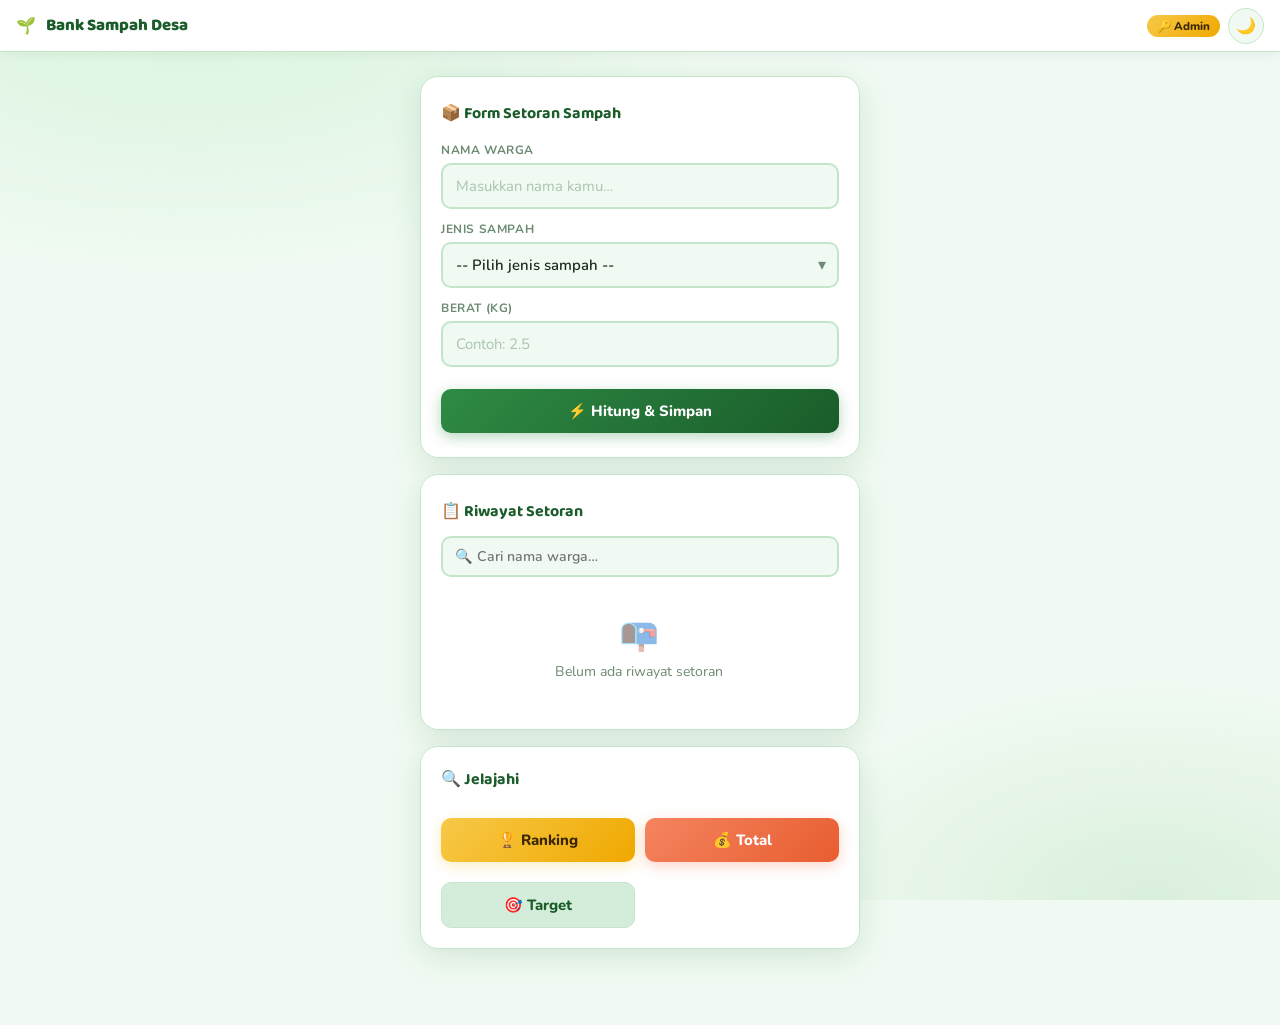
<file: index.html>
<!DOCTYPE html>
<html lang="id">
<head>
  <meta charset="UTF-8">
  <meta name="viewport" content="width=device-width, initial-scale=1.0">
  <title>Bank Sampah Desa</title>
  <link rel="stylesheet" href="style.css">
</head>
<body>

  <div class="topbar">
    <div class="topbar-left">
      <span>🌱</span>
      <span class="topbar-logo nama-desa">Bank Sampah Desa</span>
    </div>
    <div class="topbar-right">
      <button class="admin-badge" id="adminBadge" onclick="toggleAdmin()">🔑 Admin</button>
      <button class="btn-icon-round" id="darkModeBtn" title="Dark Mode">🌙</button>
      <button class="btn-icon-round admin-only" onclick="exportRiwayat()" title="Cetak / Export" style="display:none;">🖨️</button>
    </div>
  </div>

  <div class="page">

    <div class="card">
      <div class="card-title">📦 Form Setoran Sampah</div>
      <div class="field">
        <label>Nama Warga</label>
        <input type="text" id="nama" placeholder="Masukkan nama kamu…">
      </div>
      <div class="field">
        <label>Jenis Sampah</label>
        <div class="select-wrap">
          <select id="jenis">
            <option value="">-- Pilih jenis sampah --</option>
            <option value="2000">♻️ Plastik — Rp 2.000/kg</option>
            <option value="1000">📰 Kertas — Rp 1.000/kg</option>
            <option value="3000">🥫 Kaleng — Rp 3.000/kg</option>
          </select>
        </div>
      </div>
      <div class="field">
        <label>Berat (kg)</label>
        <input type="number" id="berat" placeholder="Contoh: 2.5" min="0" step="0.1">
      </div>
      <button class="btn btn-primary" onclick="hitungOtomatis()">⚡ Hitung & Simpan</button>
      <div class="result-box" id="hasil">
        <div class="result-name" id="hasil-nama"></div>
        <div class="result-amount" id="hasil-jumlah"></div>
        <div class="result-detail" id="hasil-detail"></div>
      </div>
    </div>

    <div class="card">
      <div style="display:flex;align-items:center;justify-content:space-between;margin-bottom:12px;">
        <div class="card-title" style="margin-bottom:0;">📋 Riwayat Setoran</div>
        <button class="btn btn-danger btn-sm admin-only" onclick="hapusRiwayat()" style="display:none;">🗑 Hapus Semua</button>
      </div>
      <div class="filter-bar">
        <input type="text" placeholder="🔍 Cari nama warga…" oninput="setFilter(this.value)">
      </div>
      <ul class="riwayat-list" id="riwayat"></ul>
    </div>

    <div class="card" style="padding:20px;">
      <div class="card-title">🔍 Jelajahi</div>
      <div class="btn-grid">
        <button class="btn btn-yellow" onclick="window.location.href='ranking.html'">🏆 Ranking</button>
        <button class="btn btn-orange" onclick="window.location.href='total.html'">💰 Total</button>
        <button class="btn btn-ghost" onclick="window.location.href='target.html'">🎯 Target</button>
        <button class="btn btn-danger admin-only" onclick="window.location.href='tarik.html'" style="display:none;">💸 Tarik Tunai</button>
      </div>
    </div>

  </div>

  <!-- PIN Modal -->
  <div class="modal-overlay" id="pin-modal">
    <div class="modal-box">
      <h3>🔑 Admin Login</h3>
      <p>Masukkan PIN 4 digit</p>
      <div class="pin-dots">
        <div class="pin-dot" id="dot-0"></div>
        <div class="pin-dot" id="dot-1"></div>
        <div class="pin-dot" id="dot-2"></div>
        <div class="pin-dot" id="dot-3"></div>
      </div>
      <div class="pin-error" id="pin-error"></div>
      <div class="pin-pad">
        <button class="pin-key" onclick="pinInput('1')">1</button>
        <button class="pin-key" onclick="pinInput('2')">2</button>
        <button class="pin-key" onclick="pinInput('3')">3</button>
        <button class="pin-key" onclick="pinInput('4')">4</button>
        <button class="pin-key" onclick="pinInput('5')">5</button>
        <button class="pin-key" onclick="pinInput('6')">6</button>
        <button class="pin-key" onclick="pinInput('7')">7</button>
        <button class="pin-key" onclick="pinInput('8')">8</button>
        <button class="pin-key" onclick="pinInput('9')">9</button>
        <button class="pin-key empty"></button>
        <button class="pin-key" onclick="pinInput('0')">0</button>
        <button class="pin-key del" onclick="pinDel()">⌫</button>
      </div>
      <button class="btn btn-ghost" style="margin-top:14px;font-size:0.82rem;" onclick="tutupModalPIN()">Batal</button>
    </div>
  </div>

  <script src="script.js"></script>
</body>
</html>
</file>
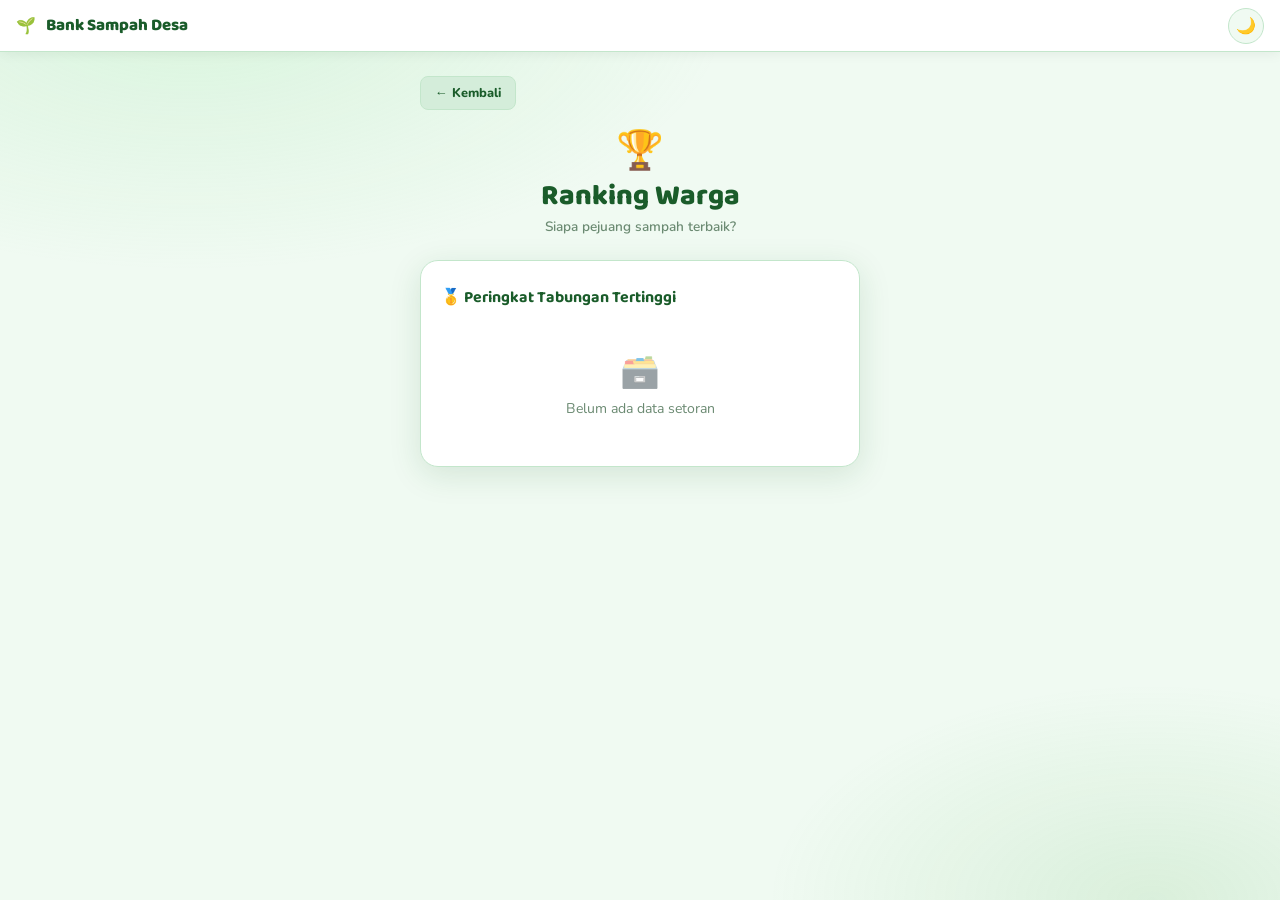
<file: ranking.html>
<!DOCTYPE html>
<html lang="id">
<head>
  <meta charset="UTF-8">
  <meta name="viewport" content="width=device-width, initial-scale=1.0">
  <title>Ranking Tabungan</title>
  <link rel="stylesheet" href="style.css">
</head>
<body>
  <div class="topbar">
    <div class="topbar-left"><span>🌱</span><span class="topbar-logo">Bank Sampah Desa</span></div>
    <div class="topbar-right"><button class="btn-icon-round" id="darkModeBtn">🌙</button></div>
  </div>

  <div class="page">
    <div class="back-nav">
      <button class="btn btn-ghost btn-sm" onclick="window.location.href='index.html'">← Kembali</button>
    </div>

    <header class="site-header">
      <span class="leaf-icon">🏆</span>
      <h1>Ranking Warga</h1>
      <p>Siapa pejuang sampah terbaik?</p>
    </header>

    <div class="card">
      <div class="card-title">🥇 Peringkat Tabungan Tertinggi</div>
      <div id="ranking-list"></div>
    </div>
  </div>

  <script src="script.js"></script>
</body>
</html>
</file>
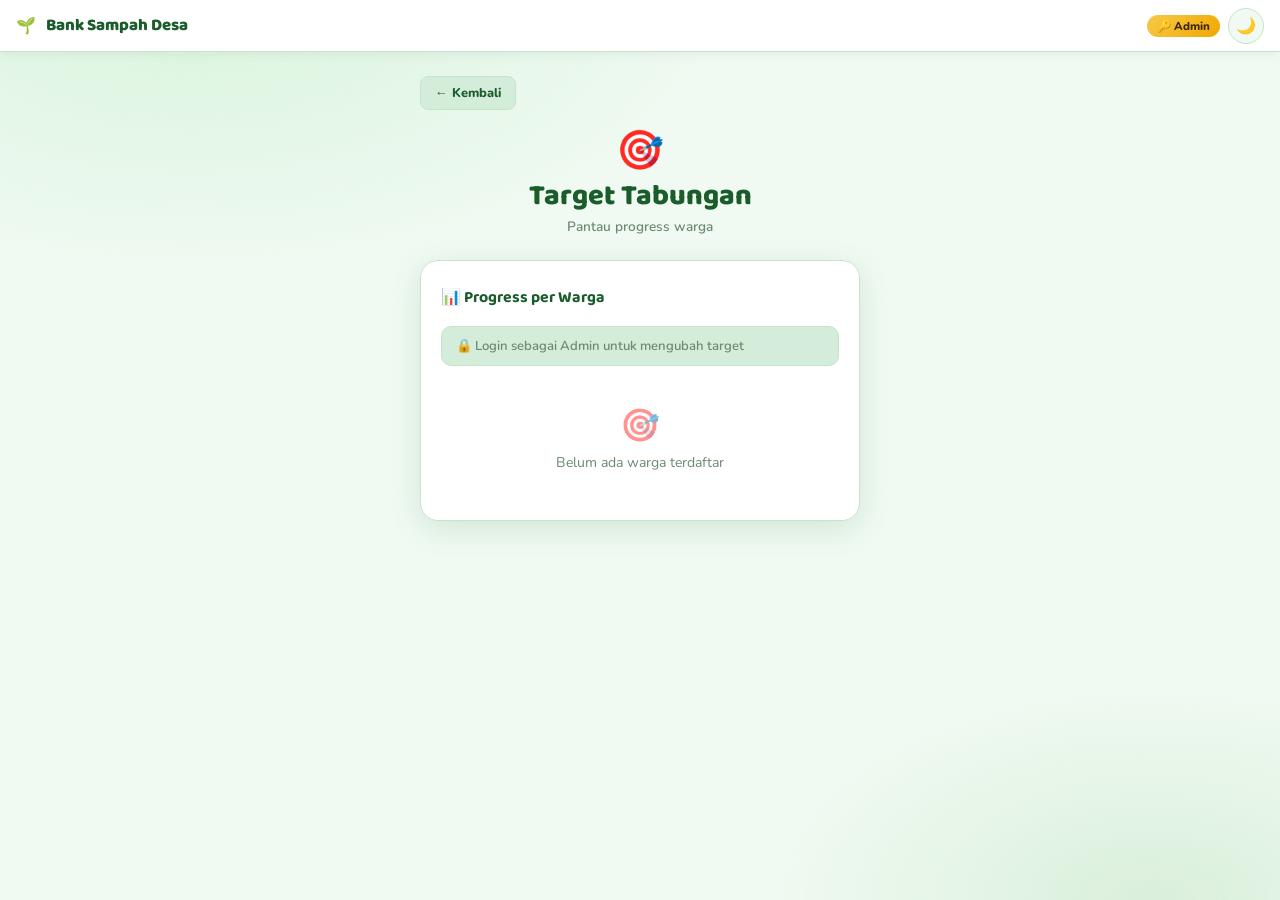
<file: target.html>
<!DOCTYPE html>
<html lang="id">
<head>
  <meta charset="UTF-8">
  <meta name="viewport" content="width=device-width, initial-scale=1.0">
  <title>Target Tabungan</title>
  <link rel="stylesheet" href="style.css">
  <style>
    .rp-wrap { position: relative; display: flex; align-items: center; flex: 1; }
    .rp-prefix { position: absolute; left: 11px; font-weight: 700; font-size: 0.85rem; color: var(--muted); pointer-events: none; }
    .rp-wrap input { padding-left: 36px !important; }
    .shortcut-chips { display: flex; flex-wrap: wrap; gap: 6px; margin-top: 8px; }
    .chip {
      background: var(--green-pale); color: var(--green-dark);
      border: 1.5px solid var(--border); border-radius: 20px;
      padding: 4px 12px; font-size: 0.75rem; font-weight: 700;
      cursor: pointer; font-family: 'Nunito', sans-serif;
      transition: background 0.15s, transform 0.1s;
    }
    .chip:hover { background: var(--green-mid); color: white; border-color: var(--green-mid); }
    .chip:active { transform: scale(0.95); }
    .info-box {
      display: flex; align-items: center; gap: 8px;
      background: var(--green-pale); border: 1.5px solid var(--border);
      border-radius: var(--radius-sm); padding: 10px 14px;
      font-size: 0.82rem; color: var(--muted); font-weight: 600;
      margin-bottom: 14px;
    }
  </style>
</head>
<body>
  <div class="topbar">
    <div class="topbar-left"><span>🌱</span><span class="topbar-logo nama-desa">Bank Sampah Desa</span></div>
    <div class="topbar-right">
      <button class="admin-badge" id="adminBadge" onclick="toggleAdmin()">🔑 Admin</button>
      <button class="btn-icon-round" id="darkModeBtn">🌙</button>
    </div>
  </div>

  <div class="page">
    <div class="back-nav">
      <button class="btn btn-ghost btn-sm" onclick="window.location.href='index.html'">← Kembali</button>
    </div>
    <header class="site-header">
      <span class="leaf-icon">🎯</span>
      <h1>Target Tabungan</h1>
      <p>Pantau progress warga</p>
    </header>
    <div class="card">
      <div class="card-title">📊 Progress per Warga</div>
      <div id="target-admin-info" class="info-box" style="display:none;">
        🔒 Login sebagai Admin untuk mengubah target
      </div>
      <div id="target-list"></div>
    </div>
  </div>

  <!-- PIN Modal -->
  <div class="modal-overlay" id="pin-modal">
    <div class="modal-box">
      <h3>🔑 Admin Login</h3>
      <p>Masukkan PIN 4 digit</p>
      <div class="pin-dots">
        <div class="pin-dot" id="dot-0"></div>
        <div class="pin-dot" id="dot-1"></div>
        <div class="pin-dot" id="dot-2"></div>
        <div class="pin-dot" id="dot-3"></div>
      </div>
      <div class="pin-error" id="pin-error"></div>
      <div class="pin-pad">
        <button class="pin-key" onclick="pinInput('1')">1</button>
        <button class="pin-key" onclick="pinInput('2')">2</button>
        <button class="pin-key" onclick="pinInput('3')">3</button>
        <button class="pin-key" onclick="pinInput('4')">4</button>
        <button class="pin-key" onclick="pinInput('5')">5</button>
        <button class="pin-key" onclick="pinInput('6')">6</button>
        <button class="pin-key" onclick="pinInput('7')">7</button>
        <button class="pin-key" onclick="pinInput('8')">8</button>
        <button class="pin-key" onclick="pinInput('9')">9</button>
        <button class="pin-key empty"></button>
        <button class="pin-key" onclick="pinInput('0')">0</button>
        <button class="pin-key del" onclick="pinDel()">⌫</button>
      </div>
      <button class="btn btn-ghost" style="margin-top:14px;font-size:0.82rem;" onclick="tutupModalPIN()">Batal</button>
    </div>
  </div>

  <script src="script.js"></script>
  <script>
    const SHORTCUTS = [
      { label: "5rb",   val: 5000 },
      { label: "10rb",  val: 10000 },
      { label: "25rb",  val: 25000 },
      { label: "50rb",  val: 50000 },
      { label: "100rb", val: 100000 },
      { label: "250rb", val: 250000 },
      { label: "500rb", val: 500000 },
      { label: "1jt",   val: 1000000 },
    ];

    function formatInputRupiah(el) {
      const raw = el.value.replace(/\D/g, "");
      el.value = raw ? parseInt(raw).toLocaleString("id-ID") : "";
    }

    function setChip(id, value) {
      const el = document.getElementById(id);
      if (el) { el.value = value.toLocaleString("id-ID"); el.focus(); }
    }

    function simpanTargetBaru(nama, inputId) {
      if (!isAdmin()) { showToast("🔒 Login sebagai Admin dulu", "error"); return; }
      const el = document.getElementById(inputId);
      const raw = el.value.replace(/\D/g, "");
      const val = parseFloat(raw);
      if (isNaN(val) || val <= 0) { showToast("⚠️ Masukkan jumlah yang valid", "error"); return; }
      const targets = getTarget();
      targets[nama] = val;
      saveTarget(targets);
      showToast(`🎯 Target ${nama} disimpan`);
      renderTarget();
    }

    function renderTarget() {
      const container = document.getElementById("target-list");
      const saldoMap = getSaldoMap();
      const targets = getTarget();
      const allNames = [...new Set([...Object.keys(saldoMap), ...Object.keys(targets)])];
      const admin = isAdmin();

      const infoBox = document.getElementById("target-admin-info");
      if (infoBox) infoBox.style.display = admin ? "none" : "flex";

      if (allNames.length === 0) {
        container.innerHTML = `<div class="empty-state"><span class="empty-icon">🎯</span>Belum ada warga terdaftar</div>`;
        return;
      }

      container.innerHTML = allNames.map((nama, idx) => {
        const saldo  = saldoMap[nama] || 0;
        const target = targets[nama]  || 0;
        const pct    = target > 0 ? Math.min(100, Math.round((saldo / target) * 100)) : 0;
        const done   = target > 0 && saldo >= target;
        const inputId = "ti-" + idx;
        const chips = SHORTCUTS.map(s =>
          `<span class="chip" onclick="setChip('${inputId}', ${s.val})">${s.label}</span>`
        ).join("");

        return `
          <div class="target-item">
            <div class="target-header">
              <span class="target-name">${nama}${done ? " ✅" : ""}</span>
              <span class="target-pct">${target > 0 ? pct + "%" : "—"}</span>
            </div>
            <div class="target-amounts">
              <span>${formatRupiah(saldo)}</span>
              ${target > 0 ? `<span class="target-of">/ ${formatRupiah(target)}</span>` : `<span class="target-of">belum ada target</span>`}
            </div>
            ${target > 0 ? `<div class="progress-bar"><div class="progress-fill" style="width:${pct}%"></div></div>` : ""}
            ${admin ? `
            <div class="target-input-row" style="margin-top:10px;">
              <div class="rp-wrap">
                <span class="rp-prefix">Rp</span>
                <input type="text" inputmode="numeric" class="target-input" id="${inputId}"
                  placeholder="0" value="${target > 0 ? target.toLocaleString("id-ID") : ""}"
                  oninput="formatInputRupiah(this)"
                  onkeydown="if(event.key==='Enter') simpanTargetBaru('${nama.replace(/'/g,"\\'")}','${inputId}')">
              </div>
              <button class="btn btn-primary btn-sm" onclick="simpanTargetBaru('${nama.replace(/'/g,"\\'")}','${inputId}')">Simpan</button>
            </div>
            <div class="shortcut-chips">${chips}</div>` : ""}
          </div>`;
      }).join("");
    }

    // Re-render target setelah login admin
    const _origApply2 = applyAdminState;
    applyAdminState = function () {
      _origApply2();
      renderTarget();
    };

    window.onload = function () {
      applyDarkMode();
      initDarkMode();
      applyAdminState();
      applyNamaDesa();
      initOfflineDetection();
      document.addEventListener("keydown", handlePinKey);
      renderTarget();
    };
  </script>
</body>
</html>
</file>
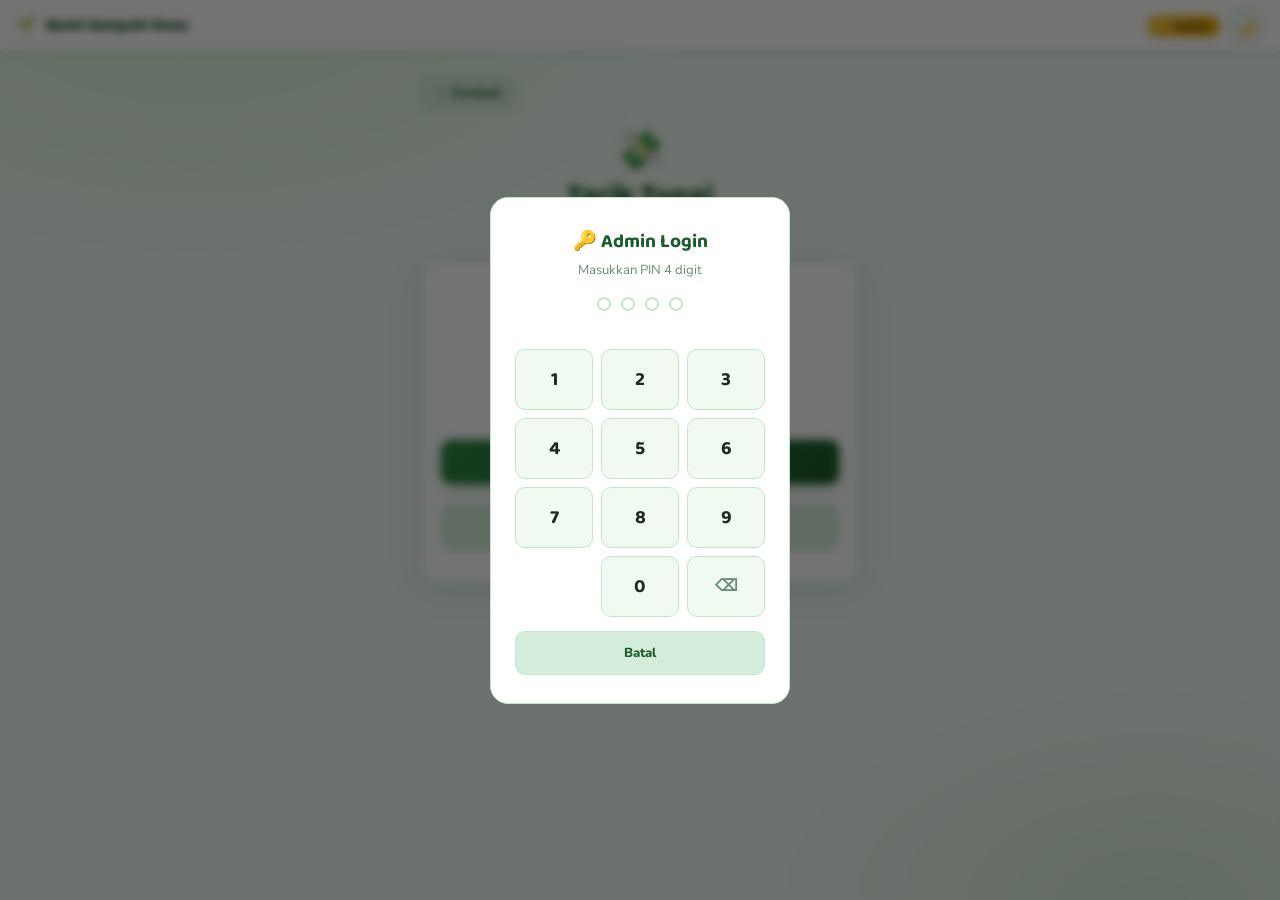
<file: tarik.html>
<!DOCTYPE html>
<html lang="id">
<head>
  <meta charset="UTF-8">
  <meta name="viewport" content="width=device-width, initial-scale=1.0">
  <title>Tarik Tunai</title>
  <link rel="stylesheet" href="style.css">
</head>
<body>
  <div class="topbar">
    <div class="topbar-left"><span>🌱</span><span class="topbar-logo nama-desa">Bank Sampah Desa</span></div>
    <div class="topbar-right">
      <button class="admin-badge" id="adminBadge" onclick="toggleAdminTarik()">🔑 Admin</button>
      <button class="btn-icon-round" id="darkModeBtn">🌙</button>
    </div>
  </div>

  <div class="page">
    <div class="back-nav">
      <button class="btn btn-ghost btn-sm" onclick="window.location.href='index.html'">← Kembali</button>
    </div>
    <header class="site-header">
      <span class="leaf-icon">💸</span>
      <h1>Tarik Tunai</h1>
      <p>Cairkan tabungan sampah warga</p>
    </header>

    <!-- Tampil kalau bukan admin -->
    <div id="akses-ditolak" class="card" style="display:none;text-align:center;padding:32px 20px;">
      <div style="font-size:2.5rem;margin-bottom:10px;">🔒</div>
      <div style="font-family:'Baloo 2',cursive;font-size:1.1rem;font-weight:800;color:var(--green-dark);margin-bottom:6px;">Khusus Admin</div>
      <div style="font-size:0.85rem;color:var(--muted);margin-bottom:20px;">Masukkan PIN Admin untuk melanjutkan.</div>
      <button class="btn btn-primary" style="margin-bottom:10px;" onclick="bukaModalPIN()">🔑 Login Admin</button>
      <button class="btn btn-ghost" onclick="window.location.href='index.html'">← Kembali ke Beranda</button>
    </div>

    <!-- Tampil kalau admin -->
    <div id="konten-admin" style="display:none;width:100%;flex-direction:column;align-items:center;">
      <div class="card" style="width:100%;max-width:440px;">
        <div class="card-title">💳 Saldo & Penarikan</div>
        <div id="tarik-list"></div>
      </div>
      <div class="card" style="width:100%;max-width:440px;">
        <div class="card-title">📋 Riwayat Penarikan</div>
        <div id="riwayat-tarik"></div>
      </div>
    </div>
  </div>

  <!-- PIN Modal -->
  <div class="modal-overlay" id="pin-modal">
    <div class="modal-box">
      <h3>🔑 Admin Login</h3>
      <p>Masukkan PIN 4 digit</p>
      <div class="pin-dots">
        <div class="pin-dot" id="dot-0"></div>
        <div class="pin-dot" id="dot-1"></div>
        <div class="pin-dot" id="dot-2"></div>
        <div class="pin-dot" id="dot-3"></div>
      </div>
      <div class="pin-error" id="pin-error"></div>
      <div class="pin-pad">
        <button class="pin-key" onclick="pinInput('1')">1</button>
        <button class="pin-key" onclick="pinInput('2')">2</button>
        <button class="pin-key" onclick="pinInput('3')">3</button>
        <button class="pin-key" onclick="pinInput('4')">4</button>
        <button class="pin-key" onclick="pinInput('5')">5</button>
        <button class="pin-key" onclick="pinInput('6')">6</button>
        <button class="pin-key" onclick="pinInput('7')">7</button>
        <button class="pin-key" onclick="pinInput('8')">8</button>
        <button class="pin-key" onclick="pinInput('9')">9</button>
        <button class="pin-key empty"></button>
        <button class="pin-key" onclick="pinInput('0')">0</button>
        <button class="pin-key del" onclick="pinDel()">⌫</button>
      </div>
      <button class="btn btn-ghost" style="margin-top:14px;font-size:0.82rem;" onclick="tutupModalPIN()">Batal</button>
    </div>
  </div>

  <script src="script.js"></script>
  <script>
    function updateTampilan() {
      const admin = isAdmin();
      const badge = document.getElementById("adminBadge");
      if (badge) {
        badge.style.display = "flex";
        badge.textContent = admin ? "👑 Keluar Admin" : "🔑 Admin";
        badge.style.background = admin
          ? "linear-gradient(135deg,#e8394c,#b5202f)"
          : "linear-gradient(135deg,#f7c948,#f0a800)";
        badge.style.color = admin ? "white" : "#3a2600";
      }

      document.getElementById("akses-ditolak").style.display = admin ? "none" : "block";
      document.getElementById("konten-admin").style.display = admin ? "flex" : "none";

      if (admin) tampilTarikTunai();
    }

    function toggleAdminTarik() {
      if (isAdmin()) {
        if (confirm("Keluar dari mode Admin?")) {
          localStorage.removeItem("adminUnlocked");
          updateTampilan();
        }
      } else {
        bukaModalPIN();
      }
    }

    // Setelah PIN sukses di halaman ini, panggil updateTampilan
    // Override checkPIN khusus halaman tarik
    const _origCheckPIN = checkPIN;
    checkPIN = function () {
      const pin = pinBuffer; // simpan dulu sebelum direset
      _origCheckPIN();
      // Kalau sekarang sudah admin (PIN benar), update tampilan halaman ini
      setTimeout(() => {
        if (isAdmin()) updateTampilan();
      }, 100);
    };

    window.onload = function () {
      applyDarkMode();
      initDarkMode();
      applyNamaDesa();
      initOfflineDetection();
      document.addEventListener("keydown", handlePinKey);
      updateTampilan();
      if (!isAdmin()) setTimeout(bukaModalPIN, 300);
    };
  </script>
</body>
</html>
</file>
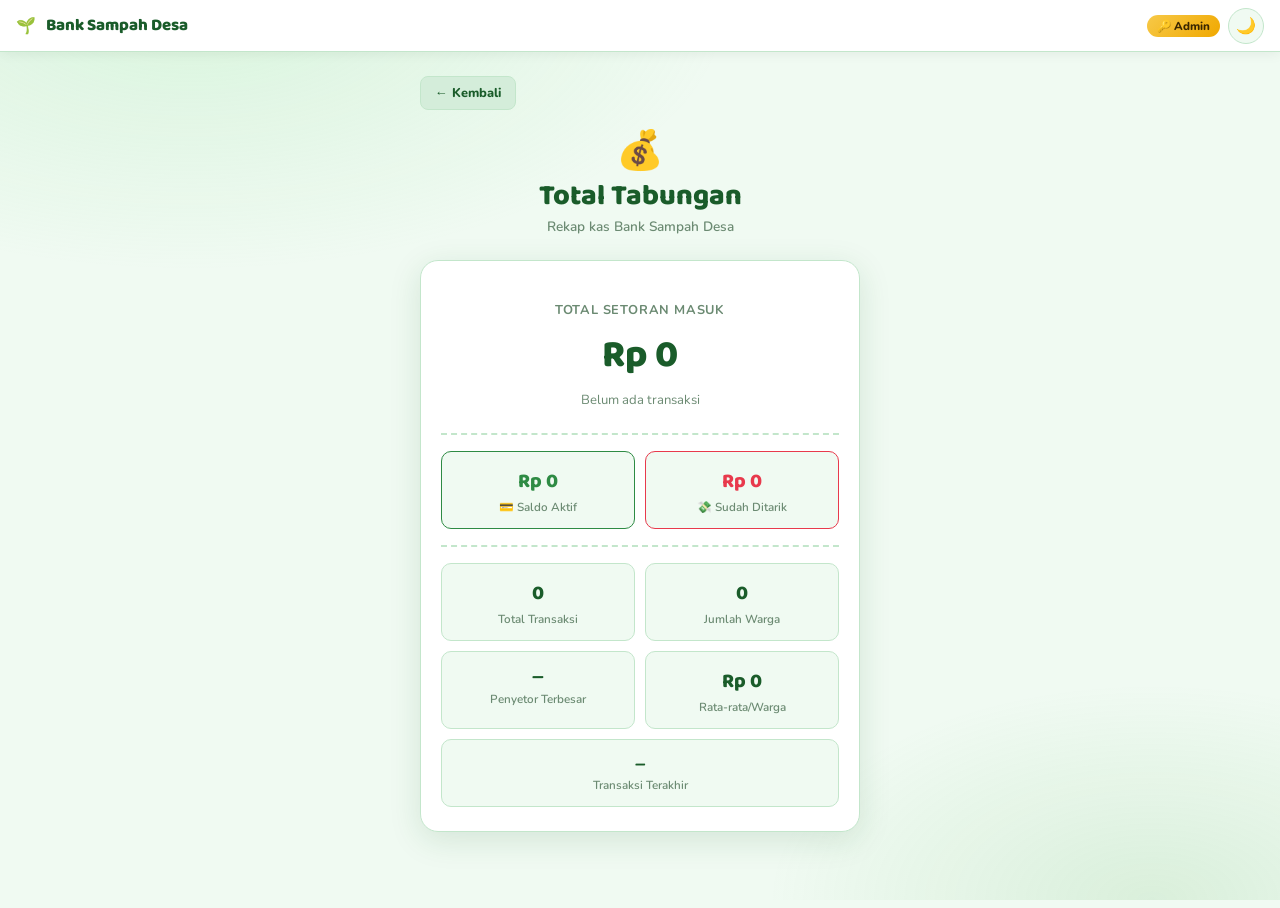
<file: total.html>
<!DOCTYPE html>
<html lang="id">
<head>
  <meta charset="UTF-8">
  <meta name="viewport" content="width=device-width, initial-scale=1.0">
  <title>Total Tabungan Desa</title>
  <link rel="stylesheet" href="style.css">
</head>
<body>
  <div class="topbar">
    <div class="topbar-left"><span>🌱</span><span class="topbar-logo">Bank Sampah Desa</span></div>
    <div class="topbar-right">
      <button class="admin-badge" id="adminBadge" onclick="toggleAdmin()">👑 Admin</button>
      <button class="btn-icon-round" id="darkModeBtn">🌙</button>
      <button class="btn-icon-round admin-only" onclick="exportRiwayat()" title="Cetak" style="display:none;">🖨️</button>
    </div>
  </div>

  <div class="page">
    <div class="back-nav">
      <button class="btn btn-ghost btn-sm" onclick="window.location.href='index.html'">← Kembali</button>
    </div>

    <header class="site-header">
      <span class="leaf-icon">💰</span>
      <h1>Total Tabungan</h1>
      <p>Rekap kas Bank Sampah Desa</p>
    </header>

    <div class="card">
      <div class="total-hero">
        <div class="total-label">Total Setoran Masuk</div>
        <div class="total-big" id="total-uang">Rp 0</div>
        <div class="total-sub" id="total-sub">Dari 0 transaksi · 0 warga</div>
      </div>

      <hr class="divider">

      <!-- Saldo aktif & total tarik — paling penting -->
      <div class="stats-grid" style="margin-top:0;">
        <div class="stat-box" style="border-color: var(--green-mid);">
          <div class="stat-val" id="stat-saldo" style="color:var(--green-mid);">Rp 0</div>
          <div class="stat-label">💳 Saldo Aktif</div>
        </div>
        <div class="stat-box" style="border-color: var(--red);">
          <div class="stat-val" id="stat-tarik" style="color:var(--red);">Rp 0</div>
          <div class="stat-label">💸 Sudah Ditarik</div>
        </div>
      </div>

      <hr class="divider">

      <!-- Statistik lainnya -->
      <div class="stats-grid">
        <div class="stat-box">
          <div class="stat-val" id="stat-transaksi">0</div>
          <div class="stat-label">Total Transaksi</div>
        </div>
        <div class="stat-box">
          <div class="stat-val" id="stat-warga">0</div>
          <div class="stat-label">Jumlah Warga</div>
        </div>
        <div class="stat-box">
          <div class="stat-val" id="stat-terbesar" style="font-size:0.95rem;">—</div>
          <div class="stat-label">Penyetor Terbesar</div>
        </div>
        <div class="stat-box">
          <div class="stat-val" id="stat-rata">Rp 0</div>
          <div class="stat-label">Rata-rata/Warga</div>
        </div>
      </div>

      <div class="stat-box" style="margin-top:10px;">
        <div class="stat-val" id="stat-terakhir" style="font-size:0.85rem;">—</div>
        <div class="stat-label">Transaksi Terakhir</div>
      </div>
    </div>

    <div class="card" id="top3-card" style="display:none;">
      <div class="card-title">🏆 Top 3 Penyetor</div>
      <div id="top3-list"></div>
    </div>
  </div>

  <!-- PIN Modal -->
  <div class="modal-overlay" id="pin-modal">
    <div class="modal-box">
      <h3>🔑 Admin Login</h3>
      <p>Masukkan PIN 4 digit</p>
      <div class="pin-dots">
        <div class="pin-dot" id="dot-0"></div>
        <div class="pin-dot" id="dot-1"></div>
        <div class="pin-dot" id="dot-2"></div>
        <div class="pin-dot" id="dot-3"></div>
      </div>
      <div class="pin-error" id="pin-error"></div>
      <div class="pin-pad">
        <button class="pin-key" onclick="pinInput('1')">1</button>
        <button class="pin-key" onclick="pinInput('2')">2</button>
        <button class="pin-key" onclick="pinInput('3')">3</button>
        <button class="pin-key" onclick="pinInput('4')">4</button>
        <button class="pin-key" onclick="pinInput('5')">5</button>
        <button class="pin-key" onclick="pinInput('6')">6</button>
        <button class="pin-key" onclick="pinInput('7')">7</button>
        <button class="pin-key" onclick="pinInput('8')">8</button>
        <button class="pin-key" onclick="pinInput('9')">9</button>
        <button class="pin-key empty"></button>
        <button class="pin-key" onclick="pinInput('0')">0</button>
        <button class="pin-key del" onclick="pinDel()">⌫</button>
      </div>
      <button class="btn btn-ghost" style="margin-top:14px;font-size:0.82rem;" onclick="tutupModalPIN()">Batal</button>
    </div>
  </div>

  <script src="script.js"></script>
</body>
</html>
</file>
<file: style.css>
@import url('https://fonts.googleapis.com/css2?family=Nunito:wght@400;600;700;800;900&family=Baloo+2:wght@600;700;800&display=swap');

:root {
  --green-dark: #1a5c2a;
  --green-mid: #2e8b44;
  --green-light: #5cb85c;
  --green-pale: #d4edda;
  --green-glow: rgba(46,139,68,0.18);
  --yellow: #f7c948;
  --orange: #f4845f;
  --red: #e8394c;
  --white: #fff;
  --bg: #f0faf2;
  --card: #ffffff;
  --text: #1c2b1e;
  --muted: #6b8a72;
  --border: #c3e6cb;
  --shadow: 0 8px 32px rgba(26,92,42,0.13);
  --radius: 18px;
  --radius-sm: 10px;
}

body.dark {
  --bg: #111c14;
  --card: #1a2b1d;
  --text: #e0f0e4;
  --muted: #7aaa84;
  --border: #2a4a30;
  --shadow: 0 8px 32px rgba(0,0,0,0.4);
  --green-pale: #1e3324;
  --green-glow: rgba(46,139,68,0.25);
}

* { box-sizing: border-box; margin: 0; padding: 0; }

body {
  font-family: 'Nunito', sans-serif;
  background: var(--bg);
  min-height: 100vh;
  color: var(--text);
  transition: background 0.3s, color 0.3s;
}

body::before {
  content: '';
  position: fixed; inset: 0;
  background:
    radial-gradient(ellipse 70% 50% at 15% 0%, rgba(150,230,161,0.25) 0%, transparent 60%),
    radial-gradient(ellipse 50% 40% at 90% 100%, rgba(92,184,92,0.15) 0%, transparent 60%);
  pointer-events: none; z-index: 0;
}

/* ─── TOPBAR ─── */
.topbar {
  position: fixed; top: 0; left: 0; right: 0; height: 52px;
  display: flex; align-items: center; justify-content: space-between;
  padding: 0 16px;
  background: var(--card);
  border-bottom: 1.5px solid var(--border);
  z-index: 100;
  box-shadow: 0 2px 12px rgba(0,0,0,0.06);
}
.topbar-left { display: flex; align-items: center; gap: 10px; }
.topbar-logo { font-family: 'Baloo 2', cursive; font-size: 1.05rem; font-weight: 800; color: var(--green-dark); }
.topbar-right { display: flex; gap: 8px; align-items: center; }

/* Admin badge in topbar */
.admin-badge {
  display: none;
  align-items: center; gap: 5px;
  background: linear-gradient(135deg, #f7c948, #f0a800);
  color: #3a2600;
  border-radius: 20px;
  padding: 3px 10px;
  font-size: 0.72rem;
  font-weight: 800;
  cursor: pointer;
  border: none;
  font-family: 'Nunito', sans-serif;
}
.admin-badge.visible { display: flex; }

.btn-icon-round {
  width: 36px; height: 36px; border-radius: 50%;
  border: 1.5px solid var(--border);
  background: var(--bg); font-size: 1rem; cursor: pointer;
  display: flex; align-items: center; justify-content: center;
  transition: background 0.2s;
}
.btn-icon-round:hover { background: var(--green-pale); }

/* ─── PAGE ─── */
.page {
  position: relative; z-index: 1; min-height: 100vh;
  padding: 76px 16px 60px;
  display: flex; flex-direction: column; align-items: center;
}

/* ─── HEADER ─── */
.site-header { width: 100%; max-width: 440px; text-align: center; margin-bottom: 24px; }
.site-header .leaf-icon {
  font-size: 2.4rem; display: block; margin-bottom: 4px;
  animation: floatLeaf 3s ease-in-out infinite;
}
@keyframes floatLeaf {
  0%,100% { transform: translateY(0) rotate(-3deg); }
  50% { transform: translateY(-7px) rotate(3deg); }
}
.site-header h1 { font-family: 'Baloo 2', cursive; font-size: 1.8rem; font-weight: 800; color: var(--green-dark); line-height: 1.1; }
.site-header p { font-size: 0.85rem; color: var(--muted); margin-top: 4px; font-weight: 600; }

/* ─── CARD ─── */
.card {
  background: var(--card); border-radius: var(--radius);
  padding: 24px 20px; width: 100%; max-width: 440px;
  box-shadow: var(--shadow); border: 1.5px solid var(--border);
  margin-bottom: 16px;
  animation: slideUp 0.45s cubic-bezier(.22,1,.36,1) both;
}
@keyframes slideUp {
  from { opacity: 0; transform: translateY(20px); }
  to { opacity: 1; transform: translateY(0); }
}
.card-title {
  font-family: 'Baloo 2', cursive; font-size: 1rem; font-weight: 700;
  color: var(--green-dark); margin-bottom: 16px;
  display: flex; align-items: center; gap: 6px;
}

/* ─── FIELDS ─── */
.field { margin-bottom: 12px; }
.field label { display: block; font-size: 0.75rem; font-weight: 700; color: var(--muted); text-transform: uppercase; letter-spacing: 0.6px; margin-bottom: 5px; }
.field input, .field select {
  width: 100%; padding: 11px 13px; border-radius: var(--radius-sm);
  border: 2px solid var(--border); font-family: 'Nunito', sans-serif;
  font-size: 0.93rem; font-weight: 600; color: var(--text);
  background: var(--bg); outline: none;
  transition: border-color 0.2s, box-shadow 0.2s, background 0.2s; appearance: none;
}
.field input:focus, .field select:focus { border-color: var(--green-mid); background: var(--card); box-shadow: 0 0 0 4px var(--green-glow); }
.field input::placeholder { color: #aac4ae; font-weight: 400; }
.select-wrap { position: relative; }
.select-wrap::after { content: '▾'; position: absolute; right: 13px; top: 50%; transform: translateY(-50%); color: var(--muted); pointer-events: none; }

/* ─── RESULT BOX ─── */
.result-box {
  background: linear-gradient(135deg, var(--green-dark) 0%, var(--green-mid) 100%);
  border-radius: var(--radius-sm); padding: 16px 18px; color: white;
  margin-top: 14px; display: none;
  animation: popIn 0.35s cubic-bezier(.34,1.56,.64,1);
}
.result-box.show { display: block; }
@keyframes popIn { from { opacity: 0; transform: scale(0.94); } to { opacity: 1; transform: scale(1); } }
.result-box .result-name { font-size: 0.8rem; opacity: 0.8; font-weight: 600; margin-bottom: 2px; }
.result-box .result-amount { font-family: 'Baloo 2', cursive; font-size: 1.65rem; font-weight: 800; }
.result-box .result-detail { font-size: 0.77rem; opacity: 0.75; margin-top: 2px; }

/* ─── BUTTONS ─── */
.btn {
  display: inline-flex; align-items: center; justify-content: center; gap: 6px;
  width: 100%; padding: 12px 16px; border: none; border-radius: var(--radius-sm);
  font-family: 'Nunito', sans-serif; font-size: 0.93rem; font-weight: 800;
  cursor: pointer; transition: transform 0.15s, box-shadow 0.15s;
  text-decoration: none; margin-top: 10px;
}
.btn:active { transform: scale(0.97); }
.btn-primary { background: linear-gradient(135deg, #2e8b44, #1a5c2a); color: #fff; box-shadow: 0 4px 14px rgba(46,139,68,0.35); }
.btn-primary:hover { transform: translateY(-1px); box-shadow: 0 6px 20px rgba(46,139,68,0.5); }
.btn-yellow { background: linear-gradient(135deg, #f7c948, #f0a800); color: #3a2600; box-shadow: 0 4px 14px rgba(247,201,72,0.35); }
.btn-yellow:hover { transform: translateY(-1px); }
.btn-orange { background: linear-gradient(135deg, #f4845f, #e85d30); color: #fff; box-shadow: 0 4px 14px rgba(244,132,95,0.35); }
.btn-orange:hover { transform: translateY(-1px); }
.btn-ghost { background: var(--green-pale); color: var(--green-dark); border: 1.5px solid var(--border); box-shadow: none; }
.btn-ghost:hover { background: var(--border); }
.btn-danger { background: linear-gradient(135deg, #e8394c, #b5202f); color: #fff; box-shadow: 0 4px 14px rgba(232,57,76,0.3); }
.btn-sm { width: auto; padding: 7px 14px; font-size: 0.8rem; margin-top: 0; border-radius: 8px; }
.btn-grid { display: grid; grid-template-columns: 1fr 1fr; gap: 10px; margin-top: 10px; }

/* Admin-only elements hidden by default */
.admin-only { display: none !important; }
body.is-admin .admin-only { display: flex !important; }
body.is-admin .admin-only-block { display: block !important; }
.admin-only-block { display: none !important; }

/* ─── ICON BUTTON ─── */
.btn-icon { background: none; border: none; cursor: pointer; font-size: 1rem; padding: 4px; line-height: 1; opacity: 0.5; transition: opacity 0.2s; }
.btn-icon:hover { opacity: 1; }
.btn-del:hover { filter: hue-rotate(300deg); }

/* ─── FILTER BAR ─── */
.filter-bar { display: flex; gap: 8px; align-items: center; margin-bottom: 12px; }
.filter-bar input {
  flex: 1; padding: 9px 12px; border-radius: var(--radius-sm);
  border: 2px solid var(--border); font-family: 'Nunito', sans-serif;
  font-size: 0.88rem; font-weight: 600; color: var(--text); background: var(--bg);
  outline: none; transition: border-color 0.2s;
}
.filter-bar input:focus { border-color: var(--green-mid); background: var(--card); }

/* ─── RIWAYAT LIST ─── */
.riwayat-list { list-style: none; display: flex; flex-direction: column; gap: 7px; max-height: 300px; overflow-y: auto; padding-right: 2px; }
.riwayat-list::-webkit-scrollbar { width: 4px; }
.riwayat-list::-webkit-scrollbar-thumb { background: var(--border); border-radius: 4px; }
.riwayat-item {
  display: flex; align-items: center; justify-content: space-between;
  background: var(--bg); border: 1.5px solid var(--border);
  border-radius: var(--radius-sm); padding: 10px 13px;
  animation: slideUp 0.3s ease both; gap: 10px;
}
.ri-info { display: flex; flex-direction: column; flex: 1; }
.ri-name { font-weight: 700; font-size: 0.9rem; }
.ri-date { font-size: 0.74rem; color: var(--muted); margin-top: 1px; }
.ri-right { display: flex; align-items: center; gap: 8px; }
.ri-amount { font-family: 'Baloo 2', cursive; font-weight: 700; color: var(--green-mid); font-size: 0.93rem; white-space: nowrap; }
.empty-state { text-align: center; padding: 24px 0; color: var(--muted); font-size: 0.88rem; }
.empty-state .empty-icon { font-size: 2rem; display: block; margin-bottom: 6px; opacity: 0.5; }

/* ─── DIVIDER ─── */
.divider { border: none; border-top: 2px dashed var(--border); margin: 16px 0; }

/* ─── RANKING ─── */
.rank-item {
  display: flex; align-items: center; gap: 12px;
  background: var(--bg); border: 1.5px solid var(--border);
  border-radius: var(--radius-sm); padding: 12px 15px;
  margin-bottom: 8px; animation: slideUp 0.35s ease both;
}
.rank-item:nth-child(1) { border-color: #f7c948; background: color-mix(in srgb, var(--bg), #fffdf0 60%); }
.rank-item:nth-child(2) { border-color: #c8c8c8; }
.rank-item:nth-child(3) { border-color: #cd7f32; }
.rank-badge { font-family: 'Baloo 2', cursive; font-size: 1.2rem; font-weight: 800; width: 34px; text-align: center; flex-shrink: 0; }
.rank-item:nth-child(1) .rank-badge { color: #d4a000; }
.rank-item:nth-child(2) .rank-badge { color: #888; }
.rank-item:nth-child(3) .rank-badge { color: #cd7f32; }
.rank-name { flex: 1; font-weight: 700; font-size: 0.93rem; }
.rank-amount { font-family: 'Baloo 2', cursive; font-weight: 700; color: var(--green-mid); font-size: 0.93rem; }

/* ─── TOTAL PAGE ─── */
.total-hero { text-align: center; padding: 16px 0 8px; }
.total-hero .total-label { font-size: 0.8rem; font-weight: 700; color: var(--muted); text-transform: uppercase; letter-spacing: 0.8px; margin-bottom: 6px; }
.total-hero .total-big { font-family: 'Baloo 2', cursive; font-size: 2.4rem; font-weight: 800; color: var(--green-dark); }
.total-hero .total-sub { font-size: 0.82rem; color: var(--muted); margin-top: 5px; }
.stats-grid { display: grid; grid-template-columns: 1fr 1fr; gap: 10px; margin-top: 16px; }
.stat-box { background: var(--bg); border: 1.5px solid var(--border); border-radius: var(--radius-sm); padding: 13px 11px; text-align: center; }
.stat-box .stat-val { font-family: 'Baloo 2', cursive; font-size: 1.25rem; font-weight: 800; color: var(--green-dark); }
.stat-box .stat-label { font-size: 0.73rem; color: var(--muted); font-weight: 600; margin-top: 2px; }

/* ─── BACK NAV ─── */
.back-nav { width: 100%; max-width: 440px; margin-bottom: 14px; }

/* ─── TARGET ─── */
.target-item { background: var(--bg); border: 1.5px solid var(--border); border-radius: var(--radius-sm); padding: 13px 15px; margin-bottom: 10px; }
.target-header { display: flex; justify-content: space-between; align-items: center; margin-bottom: 4px; }
.target-name { font-weight: 700; font-size: 0.92rem; }
.target-pct { font-family: 'Baloo 2', cursive; font-weight: 800; color: var(--green-mid); font-size: 1rem; }
.target-amounts { display: flex; gap: 6px; font-size: 0.83rem; font-weight: 600; color: var(--muted); margin-bottom: 8px; }
.target-of { color: var(--border); }
.progress-bar { height: 8px; background: var(--border); border-radius: 100px; overflow: hidden; margin-bottom: 10px; }
.progress-fill { height: 100%; background: linear-gradient(90deg, var(--green-light), var(--green-mid)); border-radius: 100px; transition: width 0.6s cubic-bezier(.22,1,.36,1); }
.target-input-row { display: flex; gap: 8px; align-items: center; margin-top: 4px; }
.target-input { flex: 1; padding: 8px 11px; border-radius: 8px; border: 2px solid var(--border); font-family: 'Nunito', sans-serif; font-size: 0.85rem; font-weight: 600; color: var(--text); background: var(--card); outline: none; }
.target-input:focus { border-color: var(--green-mid); }

/* ─── SALDO & TARIK TUNAI ─── */
.saldo-item { background: var(--bg); border: 1.5px solid var(--border); border-radius: var(--radius-sm); padding: 13px 15px; margin-bottom: 10px; }
.saldo-header { display: flex; justify-content: space-between; align-items: center; margin-bottom: 10px; }
.saldo-nama { font-weight: 700; font-size: 0.95rem; }
.saldo-val { font-family: 'Baloo 2', cursive; font-weight: 800; font-size: 1.05rem; color: var(--green-mid); }
.saldo-zero { color: var(--muted) !important; }
.tarik-row { display: flex; gap: 8px; align-items: center; }
.tarik-row input { flex: 1; padding: 9px 11px; border-radius: 8px; border: 2px solid var(--border); font-family: 'Nunito', sans-serif; font-size: 0.88rem; font-weight: 600; color: var(--text); background: var(--card); outline: none; }
.tarik-row input:focus { border-color: var(--red); }

/* ─── QR ─── */
.qr-item { display: flex; align-items: center; justify-content: space-between; background: var(--bg); border: 1.5px solid var(--border); border-radius: var(--radius-sm); padding: 11px 14px; margin-bottom: 8px; }
.qr-name { font-weight: 700; font-size: 0.9rem; }

/* ─── MODALS ─── */
.modal-overlay {
  position: fixed; inset: 0;
  background: rgba(0,0,0,0.55); backdrop-filter: blur(4px);
  display: none; align-items: center; justify-content: center;
  z-index: 200;
}
.modal-overlay.show { display: flex; }
.modal-box {
  background: var(--card); border-radius: var(--radius);
  padding: 28px 24px; text-align: center;
  max-width: 300px; width: 90%;
  animation: popIn 0.3s cubic-bezier(.34,1.56,.64,1);
  border: 1.5px solid var(--border);
}
.modal-box h3 { font-family: 'Baloo 2', cursive; font-size: 1.2rem; color: var(--green-dark); margin-bottom: 4px; }
.modal-box p { font-size: 0.82rem; color: var(--muted); margin-bottom: 16px; }
.modal-box img { width: 180px; height: 180px; border-radius: 10px; border: 3px solid var(--border); }

/* ─── PIN MODAL ─── */
.pin-dots {
  display: flex; justify-content: center; gap: 10px; margin: 18px 0 8px;
}
.pin-dot {
  width: 14px; height: 14px; border-radius: 50%;
  border: 2px solid var(--border);
  background: transparent;
  transition: background 0.2s, border-color 0.2s;
}
.pin-dot.filled { background: var(--green-mid); border-color: var(--green-mid); }

.pin-pad {
  display: grid; grid-template-columns: repeat(3, 1fr);
  gap: 8px; margin-top: 12px;
}
.pin-key {
  background: var(--bg); border: 1.5px solid var(--border);
  border-radius: var(--radius-sm); padding: 14px 0;
  font-family: 'Baloo 2', cursive; font-size: 1.2rem; font-weight: 700;
  color: var(--text); cursor: pointer;
  transition: background 0.15s, transform 0.1s;
}
.pin-key:hover { background: var(--green-pale); }
.pin-key:active { transform: scale(0.93); background: var(--green-pale); }
.pin-key.del { font-size: 1rem; color: var(--muted); }
.pin-key.empty { background: transparent; border-color: transparent; cursor: default; }

.pin-error {
  font-size: 0.78rem; color: var(--red); font-weight: 700;
  min-height: 18px; margin-top: 6px;
  animation: shake 0.3s ease;
}
@keyframes shake {
  0%,100% { transform: translateX(0); }
  25% { transform: translateX(-6px); }
  75% { transform: translateX(6px); }
}
</file>
